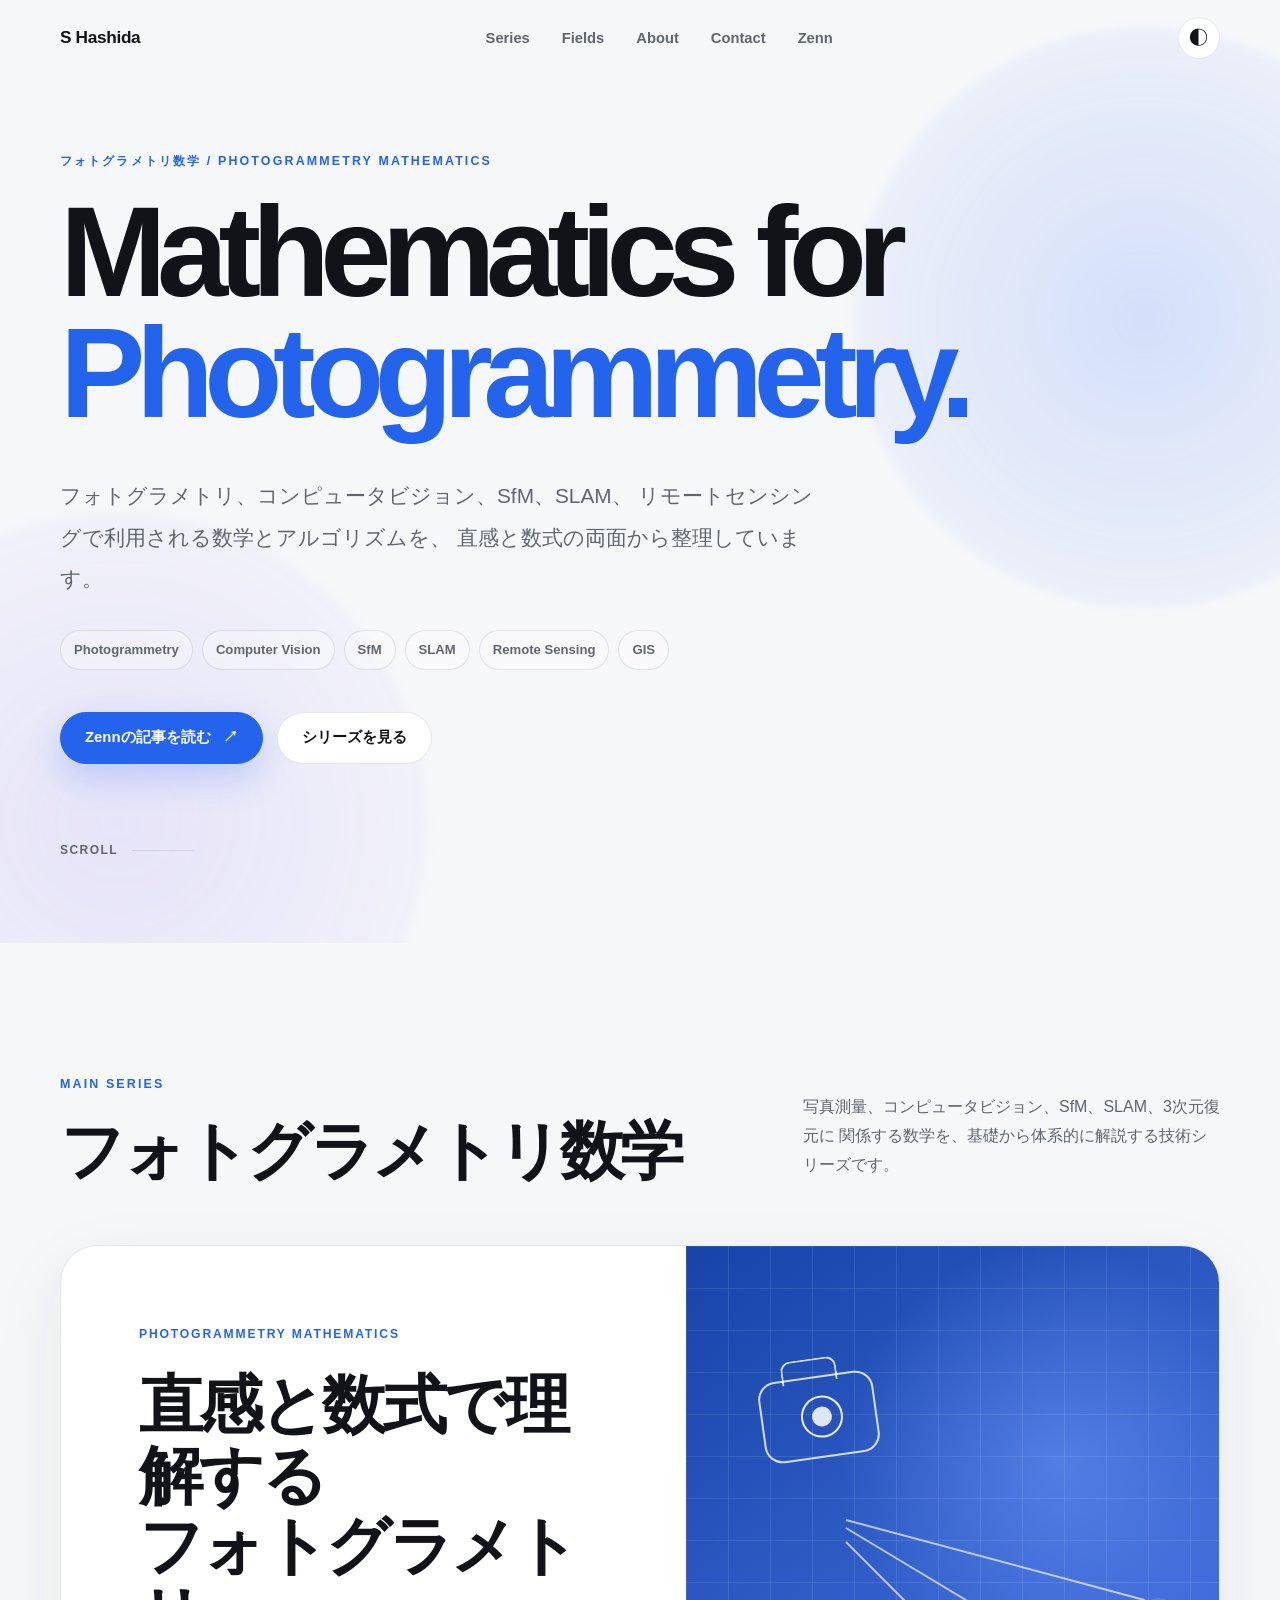
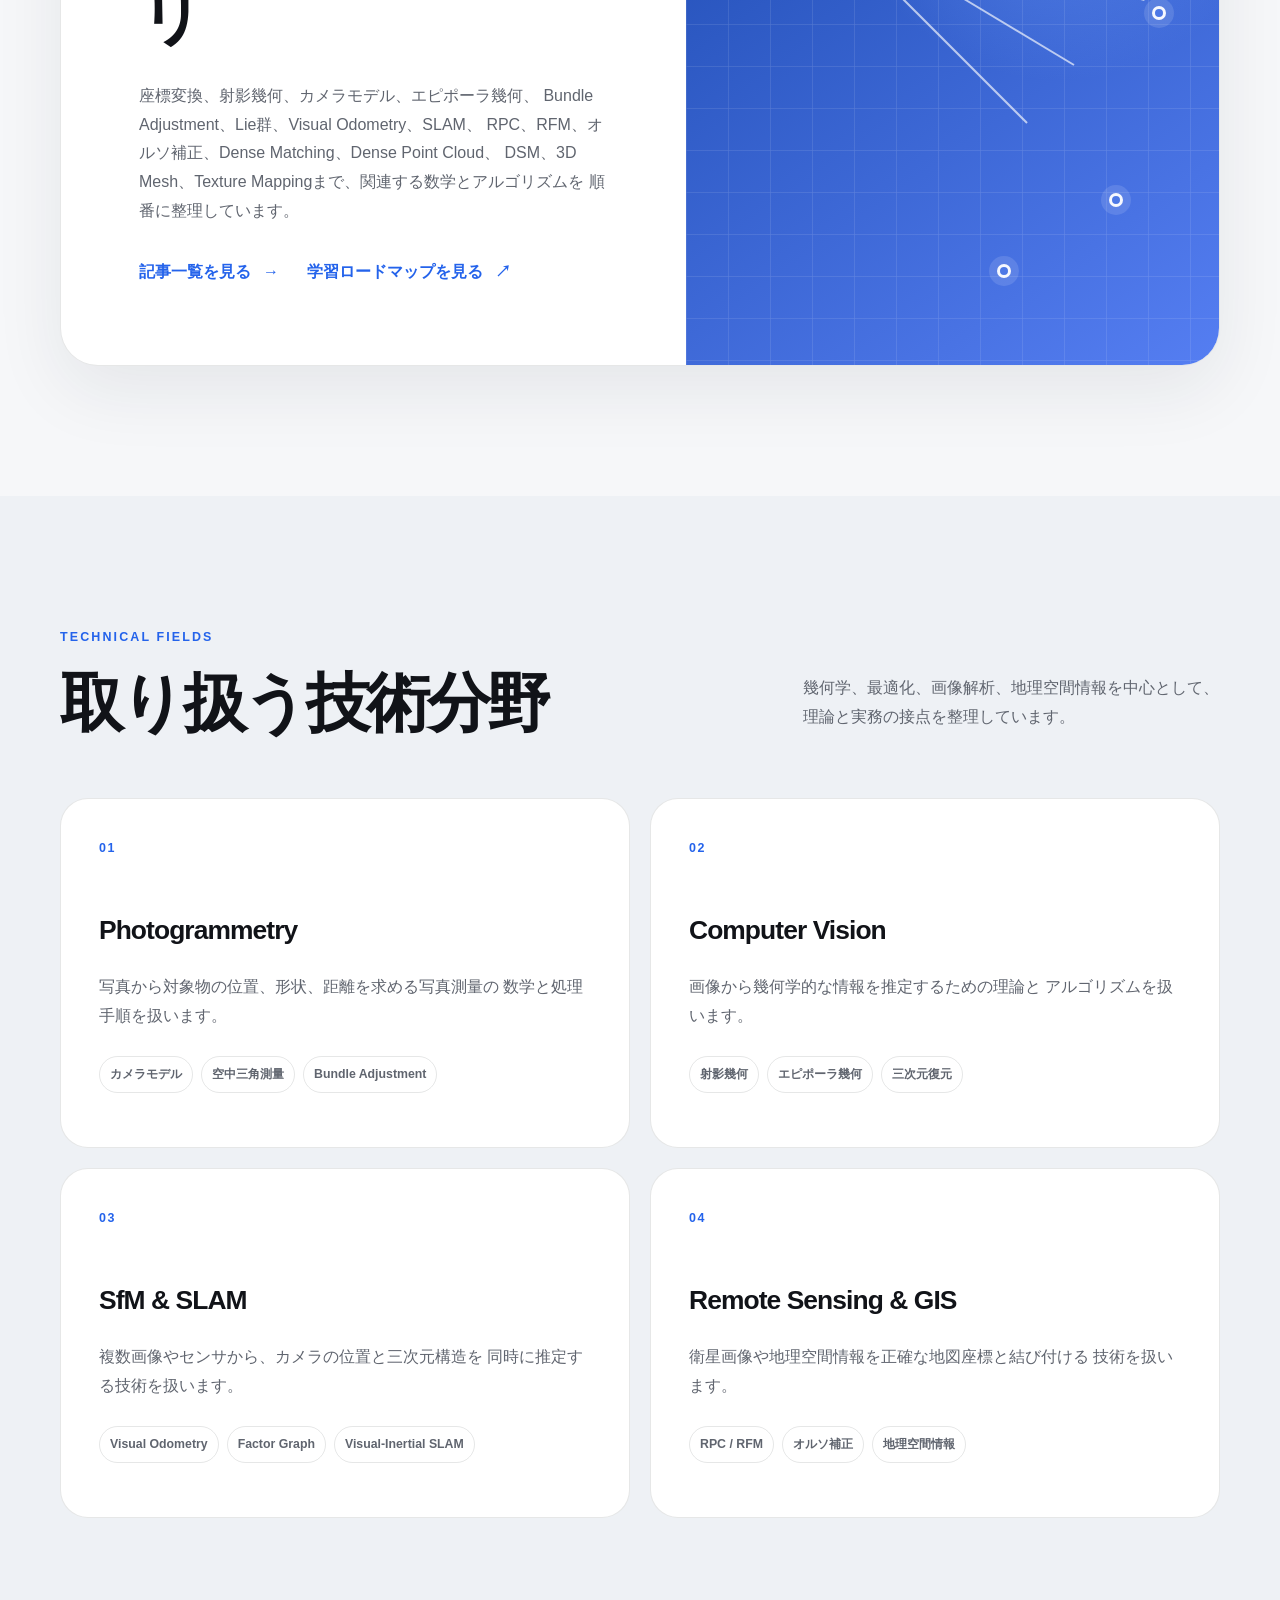
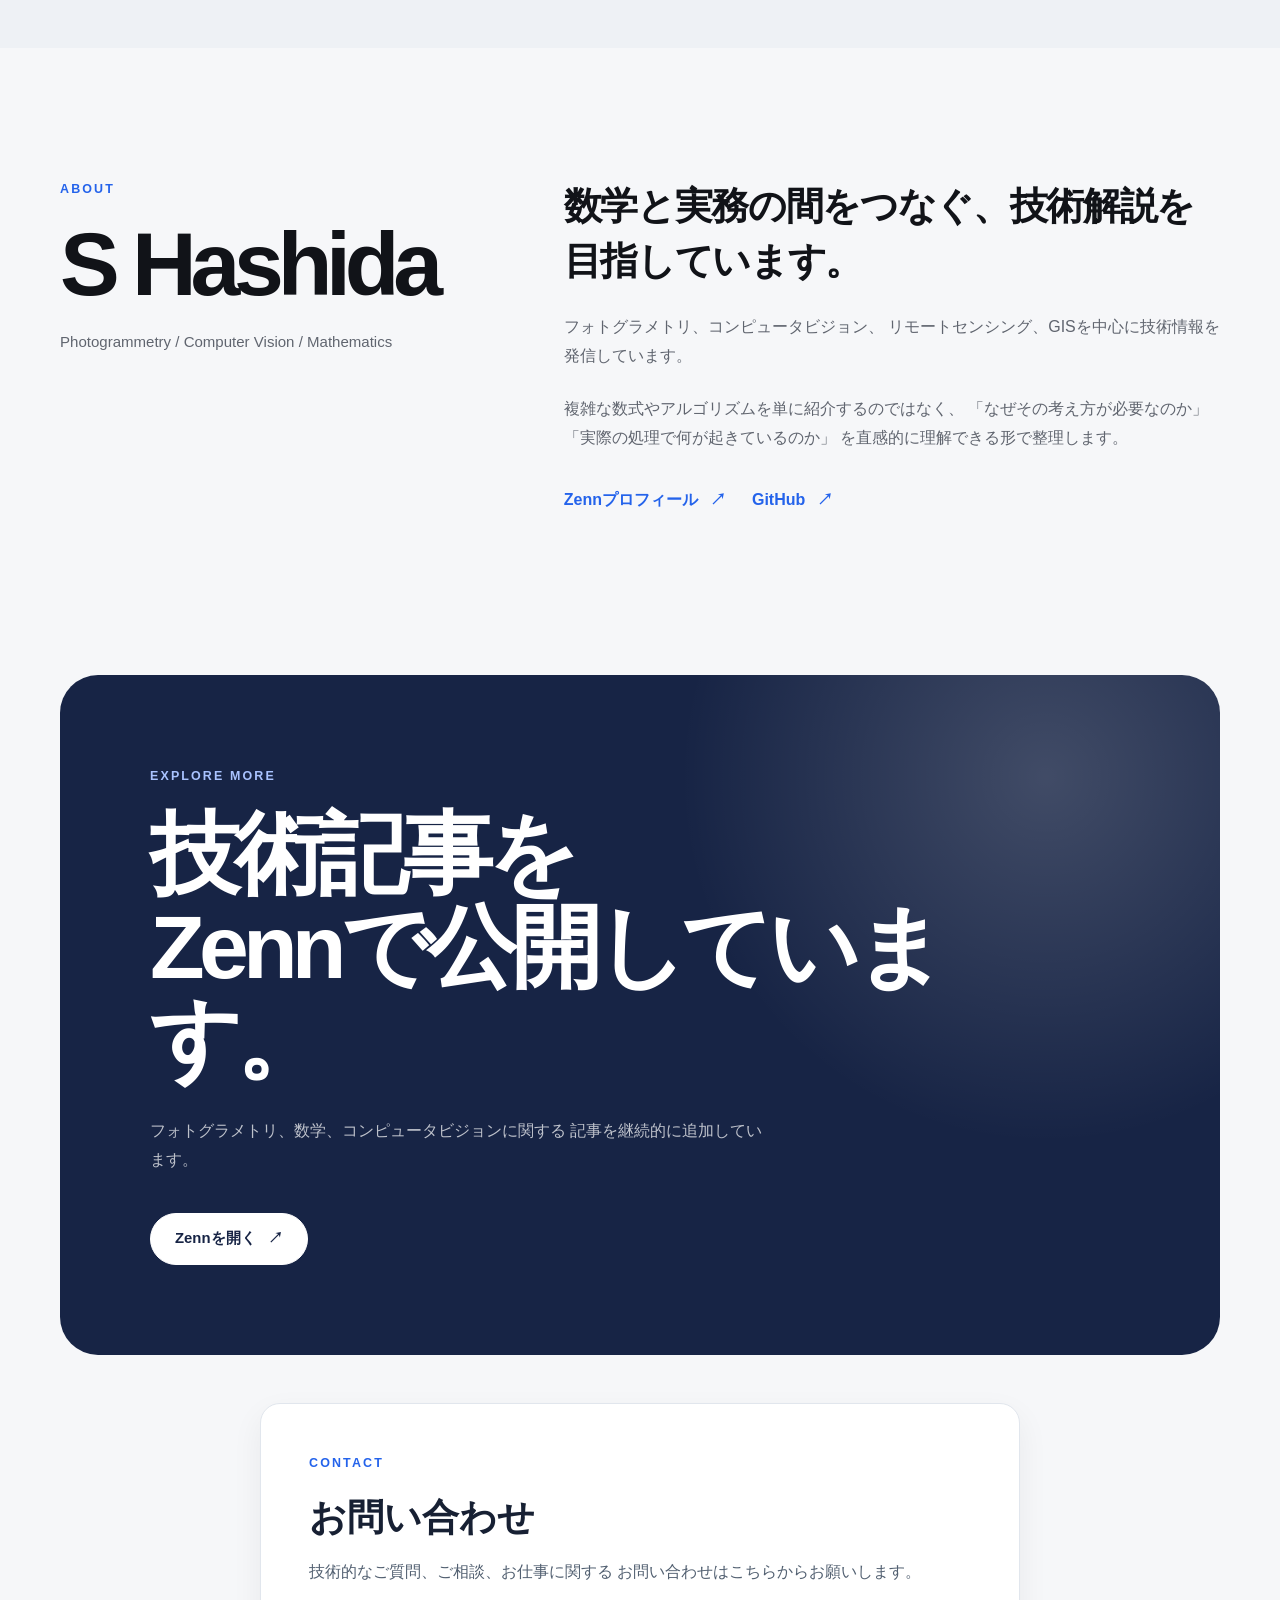
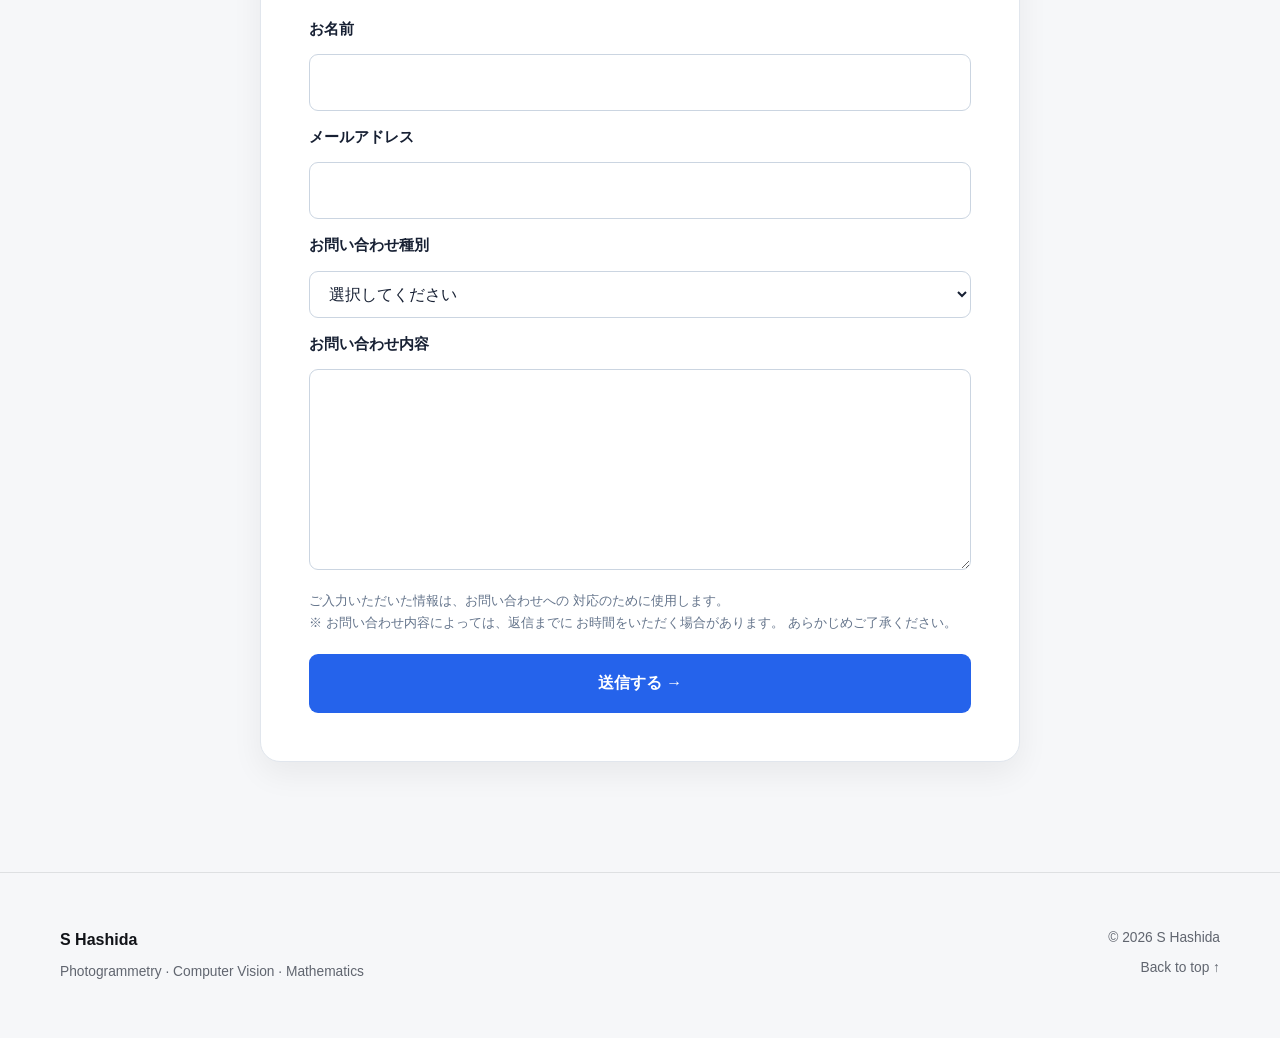
<file: index.html>
<!DOCTYPE html>
<html lang="ja">
<head>
    <meta charset="UTF-8">

    <meta name="viewport" content="width=device-width, initial-scale=1.0">

    <title>S Hashida | フォトグラメトリ数学</title>

    <meta
        name="description"
        content="S Hashidaによるフォトグラメトリ数学の技術情報サイトです。カメラモデル、SfM、SLAM、写真測量、オルソ補正、Dense Matching、点群、DSM、3D Meshなどを、直感と数式の両面から体系的に解説しています。"
    >

    <meta name="author" content="S Hashida">

    <meta property="og:type" content="website">

    <meta
        property="og:title"
        content="S Hashida | フォトグラメトリ数学"
    >

    <meta
        property="og:description"
        content="カメラモデル、SfM、SLAM、写真測量、オルソ補正、Dense Matching、点群、DSM、3D Meshなど、フォトグラメトリで利用される数学とアルゴリズムを直感と数式の両面から体系的に整理しています。"
    >
    <meta
        property="og:url"
        content="https://shashida31-coder.github.io/portfolio/"
    >

    <link rel="stylesheet" href="css/style.css">

    <script src="js/script.js" defer></script>
</head>

<body>

<header class="site-header">
    <div class="container header-inner">
        <a class="site-logo" href="#top" aria-label="トップページへ戻る">
            S Hashida
        </a>

        <nav class="desktop-nav" aria-label="メインナビゲーション">
            <a href="articles.html">Series</a>
            <a href="#fields">Fields</a>
            <a href="#about">About</a>
            <a href="#contact">Contact</a>
            <a
                href="https://zenn.dev/s_hashida"
                target="_blank"
                rel="noopener noreferrer"
            >
                Zenn
            </a>
        </nav>

        <div class="header-actions">
            <button
                class="theme-button"
                id="themeButton"
                type="button"
                aria-label="表示テーマを切り替える"
            >
                <span class="theme-icon" aria-hidden="true">◐</span>
            </button>

            <button
                class="menu-button"
                id="menuButton"
                type="button"
                aria-label="メニューを開く"
                aria-expanded="false"
                aria-controls="mobileNav"
            >
                <span></span>
                <span></span>
            </button>
        </div>
    </div>

    <nav
        class="mobile-nav"
        id="mobileNav"
        aria-label="スマートフォン用ナビゲーション"
    >
        <a href="articles.html">Series</a>
        <a href="#fields">Fields</a>
        <a href="#about">About</a>
        <a href="#contact">Contact</a>
        <a
            href="https://zenn.dev/s_hashida"
            target="_blank"
            rel="noopener noreferrer"
        >
            Zenn
        </a>
    </nav>
</header>

<main id="top">

    <section class="hero">
        <div class="hero-decoration hero-decoration-one"></div>
        <div class="hero-decoration hero-decoration-two"></div>

        <div class="container hero-inner">
            <p class="section-label">
                フォトグラメトリ数学 / Photogrammetry Mathematics
            </p>

            <h1>
                Mathematics for
                <span>Photogrammetry.</span>
            </h1>

            <p class="hero-description">
                フォトグラメトリ、コンピュータビジョン、SfM、SLAM、
                リモートセンシングで利用される数学とアルゴリズムを、
                直感と数式の両面から整理しています。
            </p>

            <div class="hero-keywords" aria-label="専門分野">
                <span>Photogrammetry</span>
                <span>Computer Vision</span>
                <span>SfM</span>
                <span>SLAM</span>
                <span>Remote Sensing</span>
                <span>GIS</span>
            </div>

            <div class="hero-actions">
                <a
                    class="button button-primary"
                    href="https://zenn.dev/s_hashida"
                    target="_blank"
                    rel="noopener noreferrer"
                >
                    Zennの記事を読む
                    <span aria-hidden="true">↗</span>
                </a>

                <a class="button button-secondary" href="articles.html">
                    シリーズを見る
                </a>
            </div>

            <a class="scroll-guide" href="#series">
                <span>Scroll</span>
                <span class="scroll-line"></span>
            </a>
        </div>
    </section>

    <section class="section" id="series">
        <div class="container">
            <div class="section-heading">
                <div>
                    <p class="section-label">Main Series</p>

                    <h2>フォトグラメトリ数学</h2>
                </div>

                <p class="section-introduction">
                    写真測量、コンピュータビジョン、SfM、SLAM、3次元復元に
                    関係する数学を、基礎から体系的に解説する技術シリーズです。
                </p>
            </div>

            <article class="series-card">
                <div class="series-content">
                    <p class="card-label">
                        Photogrammetry Mathematics
                    </p>

                    <h3>
                        直感と数式で理解する<br>
                        フォトグラメトリ
                    </h3>

                    <p>
                        座標変換、射影幾何、カメラモデル、エピポーラ幾何、
                        Bundle Adjustment、Lie群、Visual Odometry、SLAM、
                        RPC、RFM、オルソ補正、Dense Matching、Dense Point Cloud、
                        DSM、3D Mesh、Texture Mappingまで、関連する数学とアルゴリズムを
                        順番に整理しています。
                    </p>

                    <div class="series-actions">
                        <a
                            class="text-link"
                            href="articles.html"
                        >
                            記事一覧を見る
                            <span aria-hidden="true">→</span>
                        </a>

                        <a
                            class="text-link"
                            href="https://zenn.dev/s_hashida/articles/d0e5e635e1ba0e"
                            target="_blank"
                            rel="noopener noreferrer"
                        >
                            学習ロードマップを見る
                            <span aria-hidden="true">↗</span>
                        </a>
                    </div>
                </div>

                <div class="series-visual" aria-hidden="true">
                    <div class="visual-grid"></div>

                    <div class="visual-camera">
                        <span class="camera-lens"></span>
                    </div>

                    <div class="visual-point visual-point-one"></div>
                    <div class="visual-point visual-point-two"></div>
                    <div class="visual-point visual-point-three"></div>

                    <div class="visual-line visual-line-one"></div>
                    <div class="visual-line visual-line-two"></div>
                    <div class="visual-line visual-line-three"></div>
                </div>
            </article>
        </div>
    </section>

    <section class="section section-muted" id="fields">
        <div class="container">
            <div class="section-heading">
                <div>
                    <p class="section-label">Technical Fields</p>

                    <h2>取り扱う技術分野</h2>
                </div>

                <p class="section-introduction">
                    幾何学、最適化、画像解析、地理空間情報を中心として、
                    理論と実務の接点を整理しています。
                </p>
            </div>

            <div class="field-grid">
                <article class="field-card">
                    <div class="field-number">01</div>

                    <h3>Photogrammetry</h3>

                    <p>
                        写真から対象物の位置、形状、距離を求める写真測量の
                        数学と処理手順を扱います。
                    </p>

                    <ul>
                        <li>カメラモデル</li>
                        <li>空中三角測量</li>
                        <li>Bundle Adjustment</li>
                    </ul>
                </article>

                <article class="field-card">
                    <div class="field-number">02</div>

                    <h3>Computer Vision</h3>

                    <p>
                        画像から幾何学的な情報を推定するための理論と
                        アルゴリズムを扱います。
                    </p>

                    <ul>
                        <li>射影幾何</li>
                        <li>エピポーラ幾何</li>
                        <li>三次元復元</li>
                    </ul>
                </article>

                <article class="field-card">
                    <div class="field-number">03</div>

                    <h3>SfM & SLAM</h3>

                    <p>
                        複数画像やセンサから、カメラの位置と三次元構造を
                        同時に推定する技術を扱います。
                    </p>

                    <ul>
                        <li>Visual Odometry</li>
                        <li>Factor Graph</li>
                        <li>Visual-Inertial SLAM</li>
                    </ul>
                </article>

                <article class="field-card">
                    <div class="field-number">04</div>

                    <h3>Remote Sensing & GIS</h3>

                    <p>
                        衛星画像や地理空間情報を正確な地図座標と結び付ける
                        技術を扱います。
                    </p>

                    <ul>
                        <li>RPC / RFM</li>
                        <li>オルソ補正</li>
                        <li>地理空間情報</li>
                    </ul>
                </article>
            </div>
        </div>
    </section>

    <section class="section" id="about">
        <div class="container about-layout">
            <div class="about-heading">
                <p class="section-label">About</p>

                <h2>
                    S Hashida
                </h2>

                <p class="about-name">
                    Photogrammetry / Computer Vision / Mathematics
                </p>
            </div>

            <div class="about-content">
                <p class="about-lead">
                    数学と実務の間をつなぐ、技術解説を目指しています。
                </p>

                <p>
                    フォトグラメトリ、コンピュータビジョン、
                    リモートセンシング、GISを中心に技術情報を発信しています。
                </p>

                <p>
                    複雑な数式やアルゴリズムを単に紹介するのではなく、
                    「なぜその考え方が必要なのか」「実際の処理で何が起きているのか」
                    を直感的に理解できる形で整理します。
                </p>

                <div class="about-links">
                    <a
                        class="text-link"
                        href="https://zenn.dev/s_hashida"
                        target="_blank"
                        rel="noopener noreferrer"
                    >
                        Zennプロフィール
                        <span aria-hidden="true">↗</span>
                    </a>

                    <a
                        class="text-link"
                        href="https://github.com/shashida31-coder"
                        target="_blank"
                        rel="noopener noreferrer"
                    >
                        GitHub
                        <span aria-hidden="true">↗</span>
                    </a>
                </div>
            </div>
        </div>
    </section>

    <section class="contact-section">
        <div class="container">
            <div class="contact-card">
                <p class="section-label">Explore More</p>

                <h2>
                    技術記事を<br>
                    Zennで公開しています。
                </h2>

                <p>
                    フォトグラメトリ、数学、コンピュータビジョンに関する
                    記事を継続的に追加しています。
                </p>

                <a
                    class="button button-light"
                    href="https://zenn.dev/s_hashida"
                    target="_blank"
                    rel="noopener noreferrer"
                >
                    Zennを開く
                    <span aria-hidden="true">↗</span>
                </a>
            </div>
        <div class="contact-form-card" id="contact">
            <p class="section-label">Contact</p>

            <h2>お問い合わせ</h2>

            <p class="contact-form-description">
                技術的なご質問、ご相談、お仕事に関する
                お問い合わせはこちらからお願いします。
            </p>

            <form
                action="https://formspree.io/f/mljjoznk"
                method="POST"
                accept-charset="UTF-8"
                class="contact-form"
            >
                <label for="contact-name">お名前</label>
                <input
                    type="text"
                    id="contact-name"
                    name="name"
                    autocomplete="name"
                    required
                >

                <label for="contact-email">メールアドレス</label>
                <input
                    type="email"
                    id="contact-email"
                    name="email"
                    autocomplete="email"
                    required
                >

                <label for="contact-type">お問い合わせ種別</label>
                <select id="contact-type" name="inquiry_type" required>
                    <option value="">選択してください</option>
                    <option value="記事に関する質問">記事に関する質問</option>
                    <option value="技術的な相談">技術的な相談</option>
                    <option value="お仕事のご相談">お仕事のご相談</option>
                    <option value="その他">その他</option>
                </select>

                <label for="contact-message">お問い合わせ内容</label>
                <textarea
                    id="contact-message"
                    name="message"
                    rows="6"
                    required
                ></textarea>

                <p class="contact-form-note">
                    ご入力いただいた情報は、お問い合わせへの
                    対応のために使用します。<br>
                    ※ お問い合わせ内容によっては、返信までに
                    お時間をいただく場合があります。
                    あらかじめご了承ください。
                </p>

                <button type="submit" class="contact-submit">
                    送信する →
                </button>
            </form>
        </div>            
        </div>
    </section>

</main>

<footer class="site-footer">
    <div class="container footer-inner">
        <div>
            <p class="footer-logo">S Hashida</p>

            <p>
                Photogrammetry · Computer Vision · Mathematics
            </p>
        </div>

        <div class="footer-meta">
            <p>
                © <span id="currentYear">2026</span> S Hashida
            </p>

            <a href="#top">
                Back to top ↑
            </a>
        </div>
    </div>
</footer>

</body>
</html>
</file>
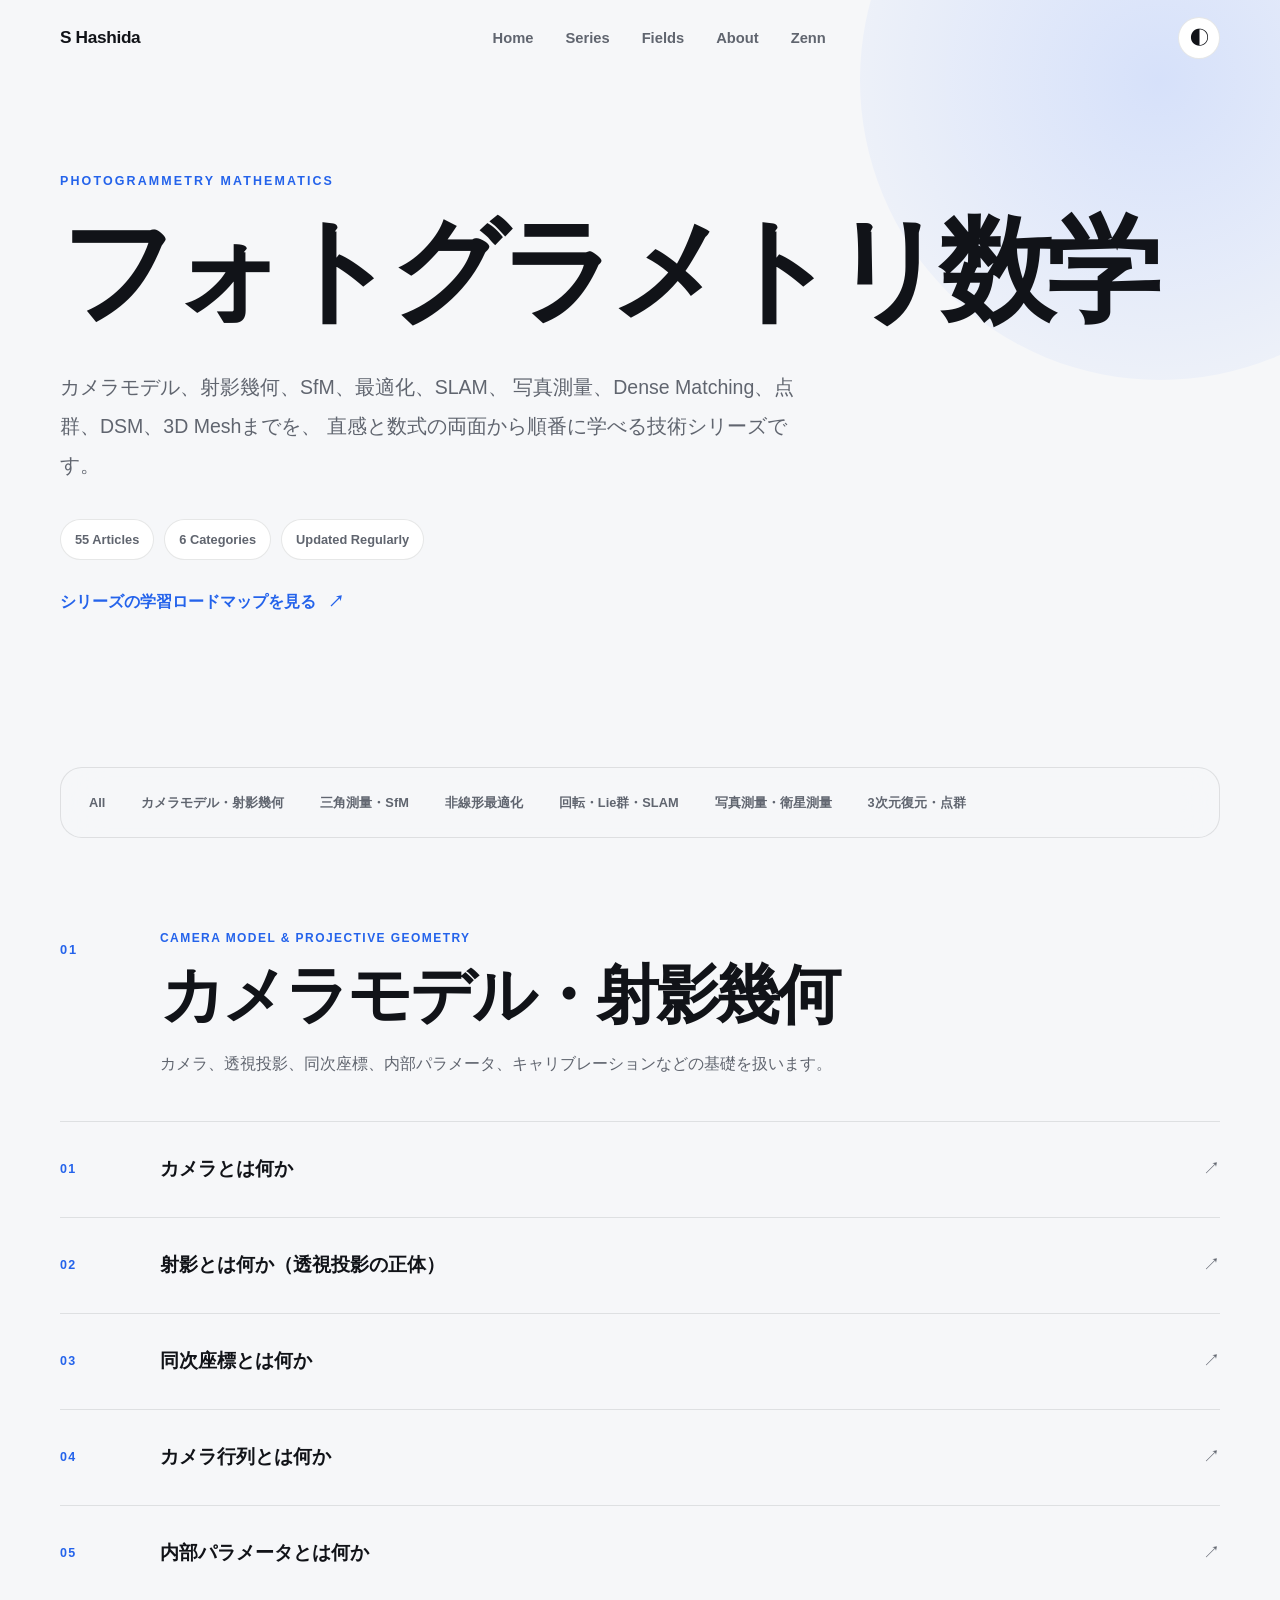
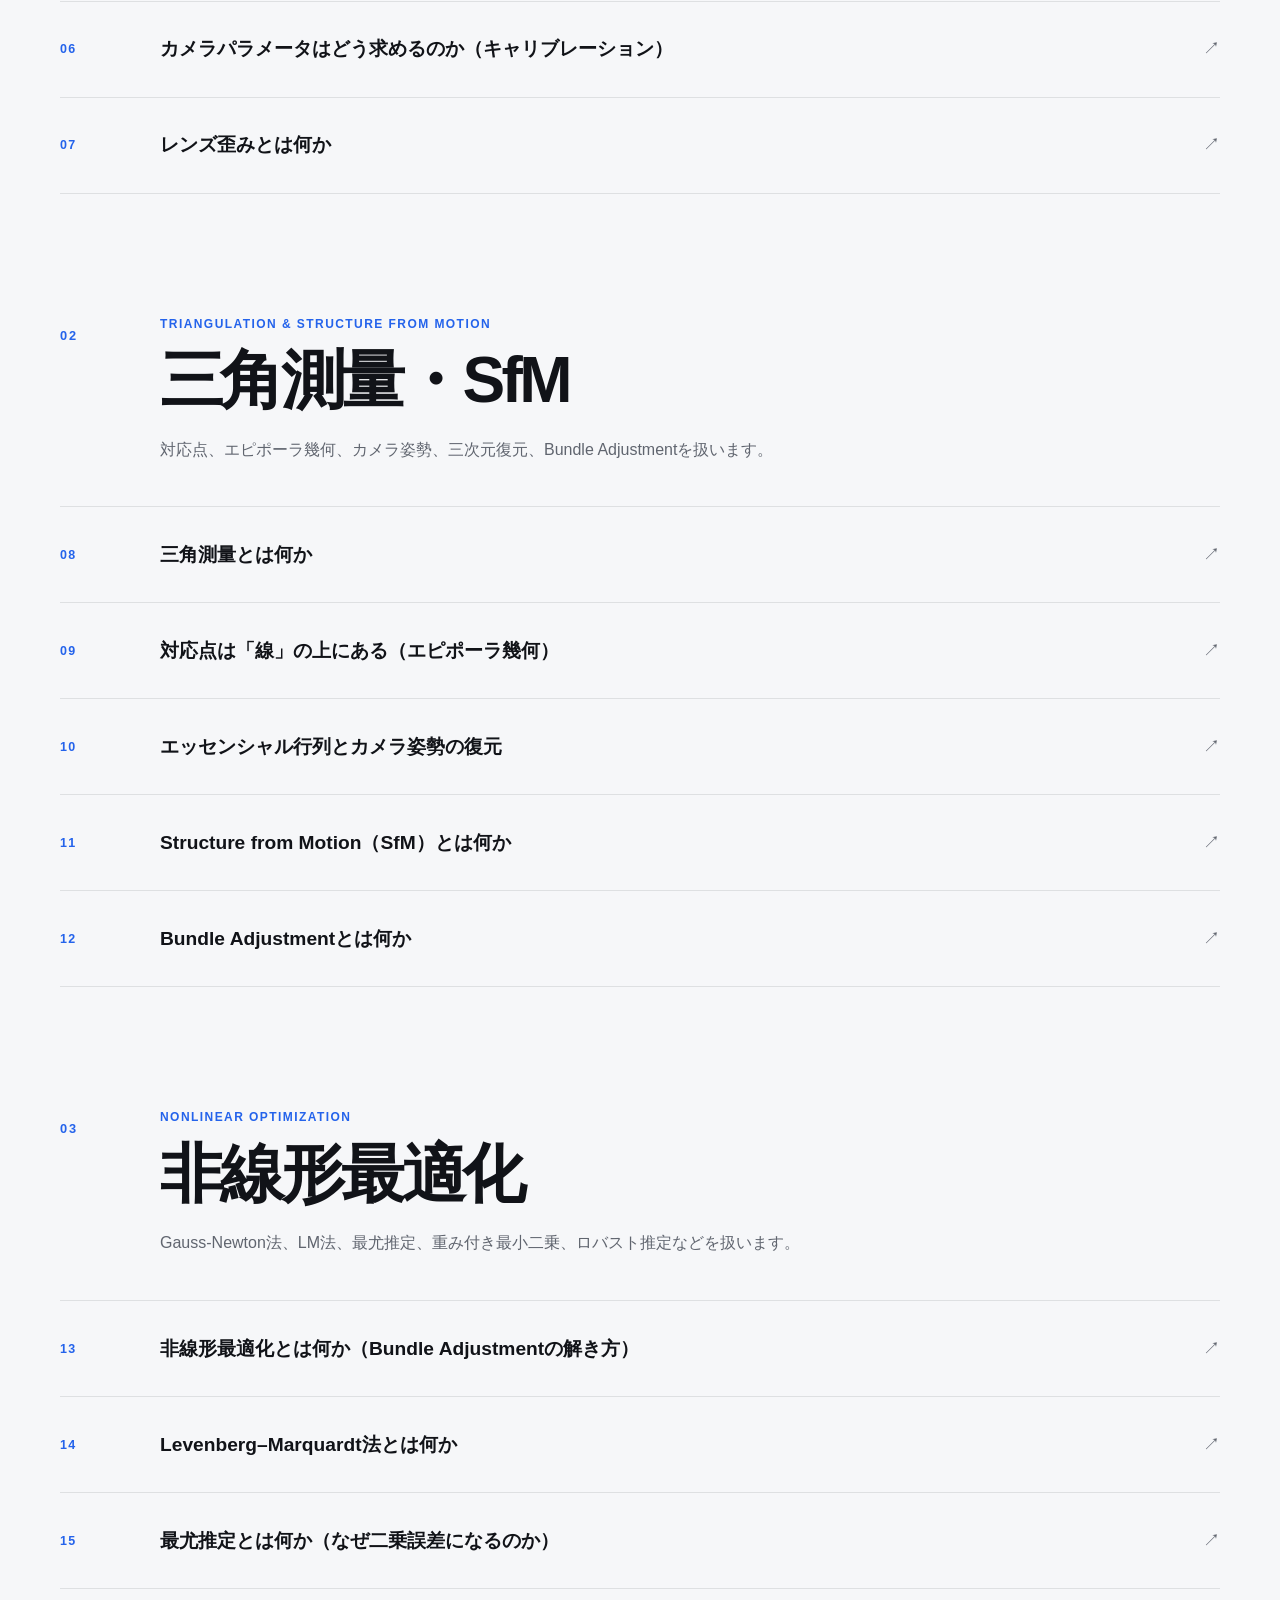
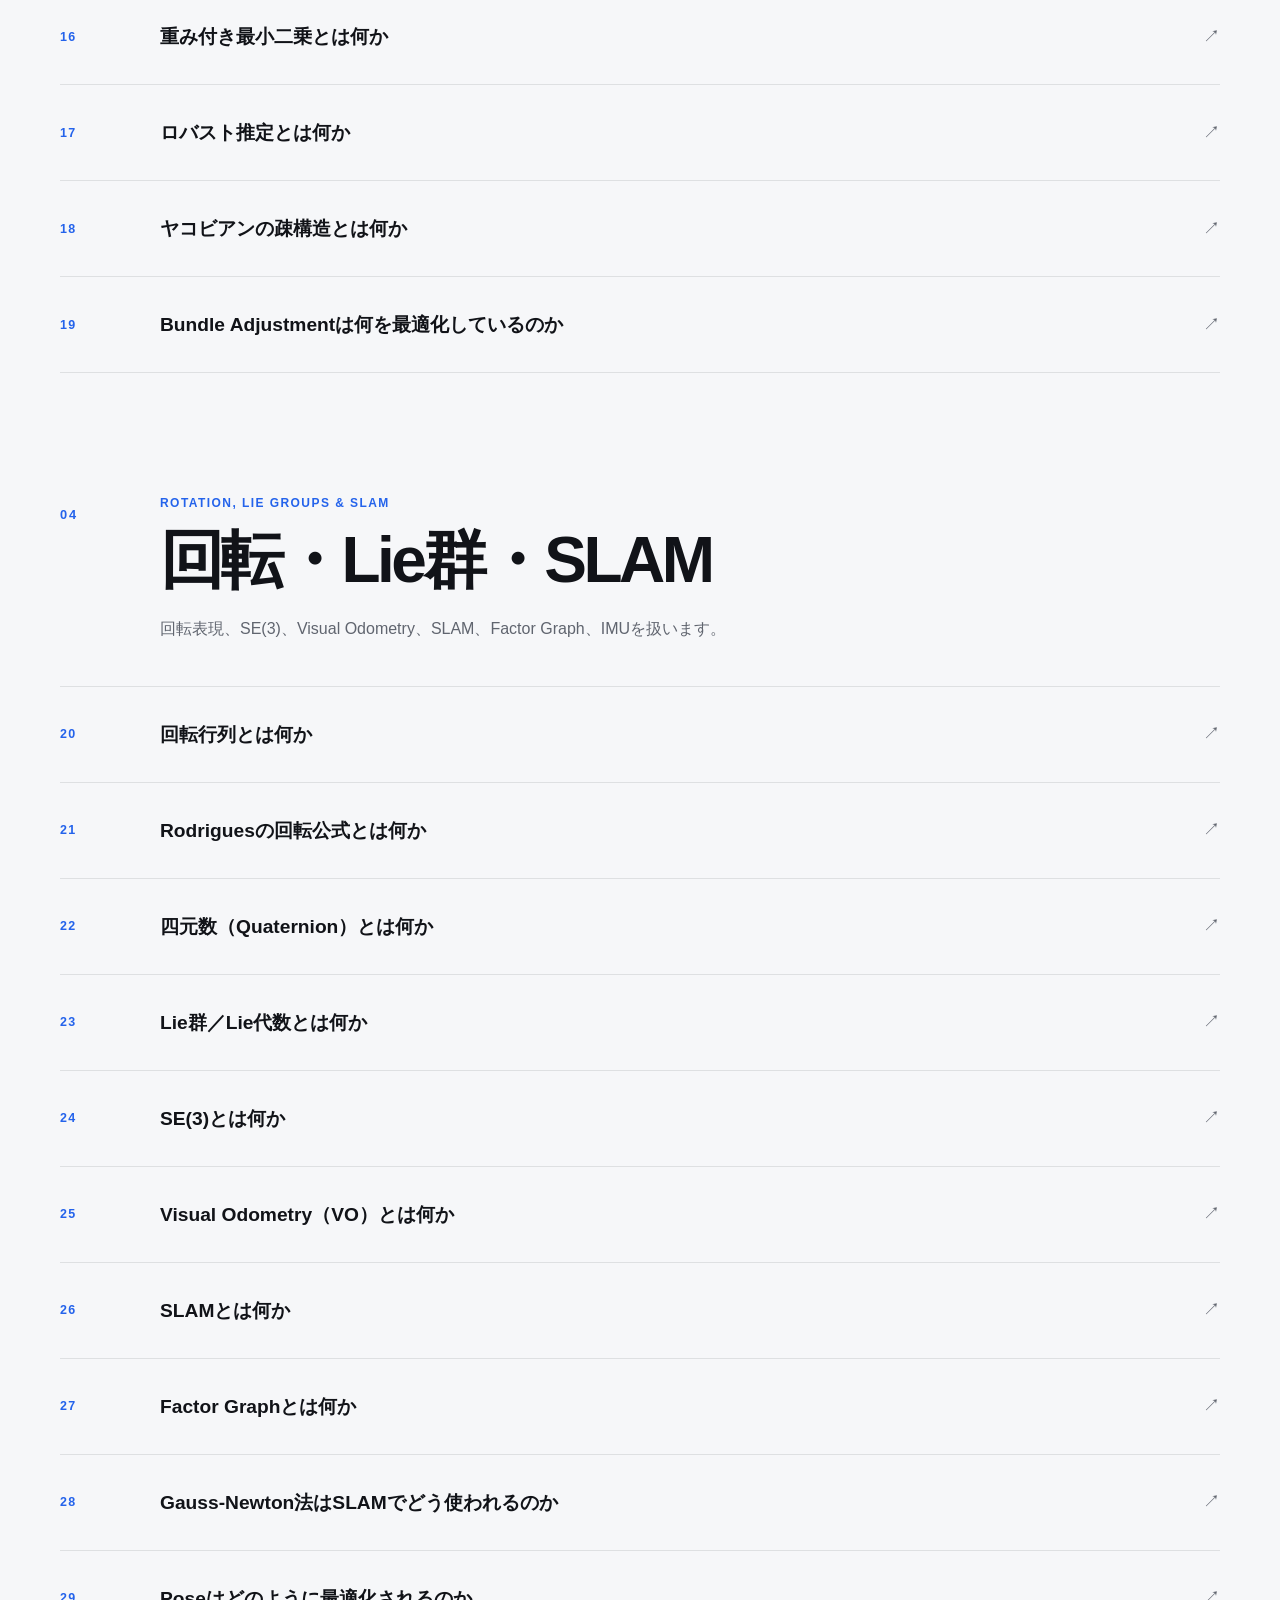
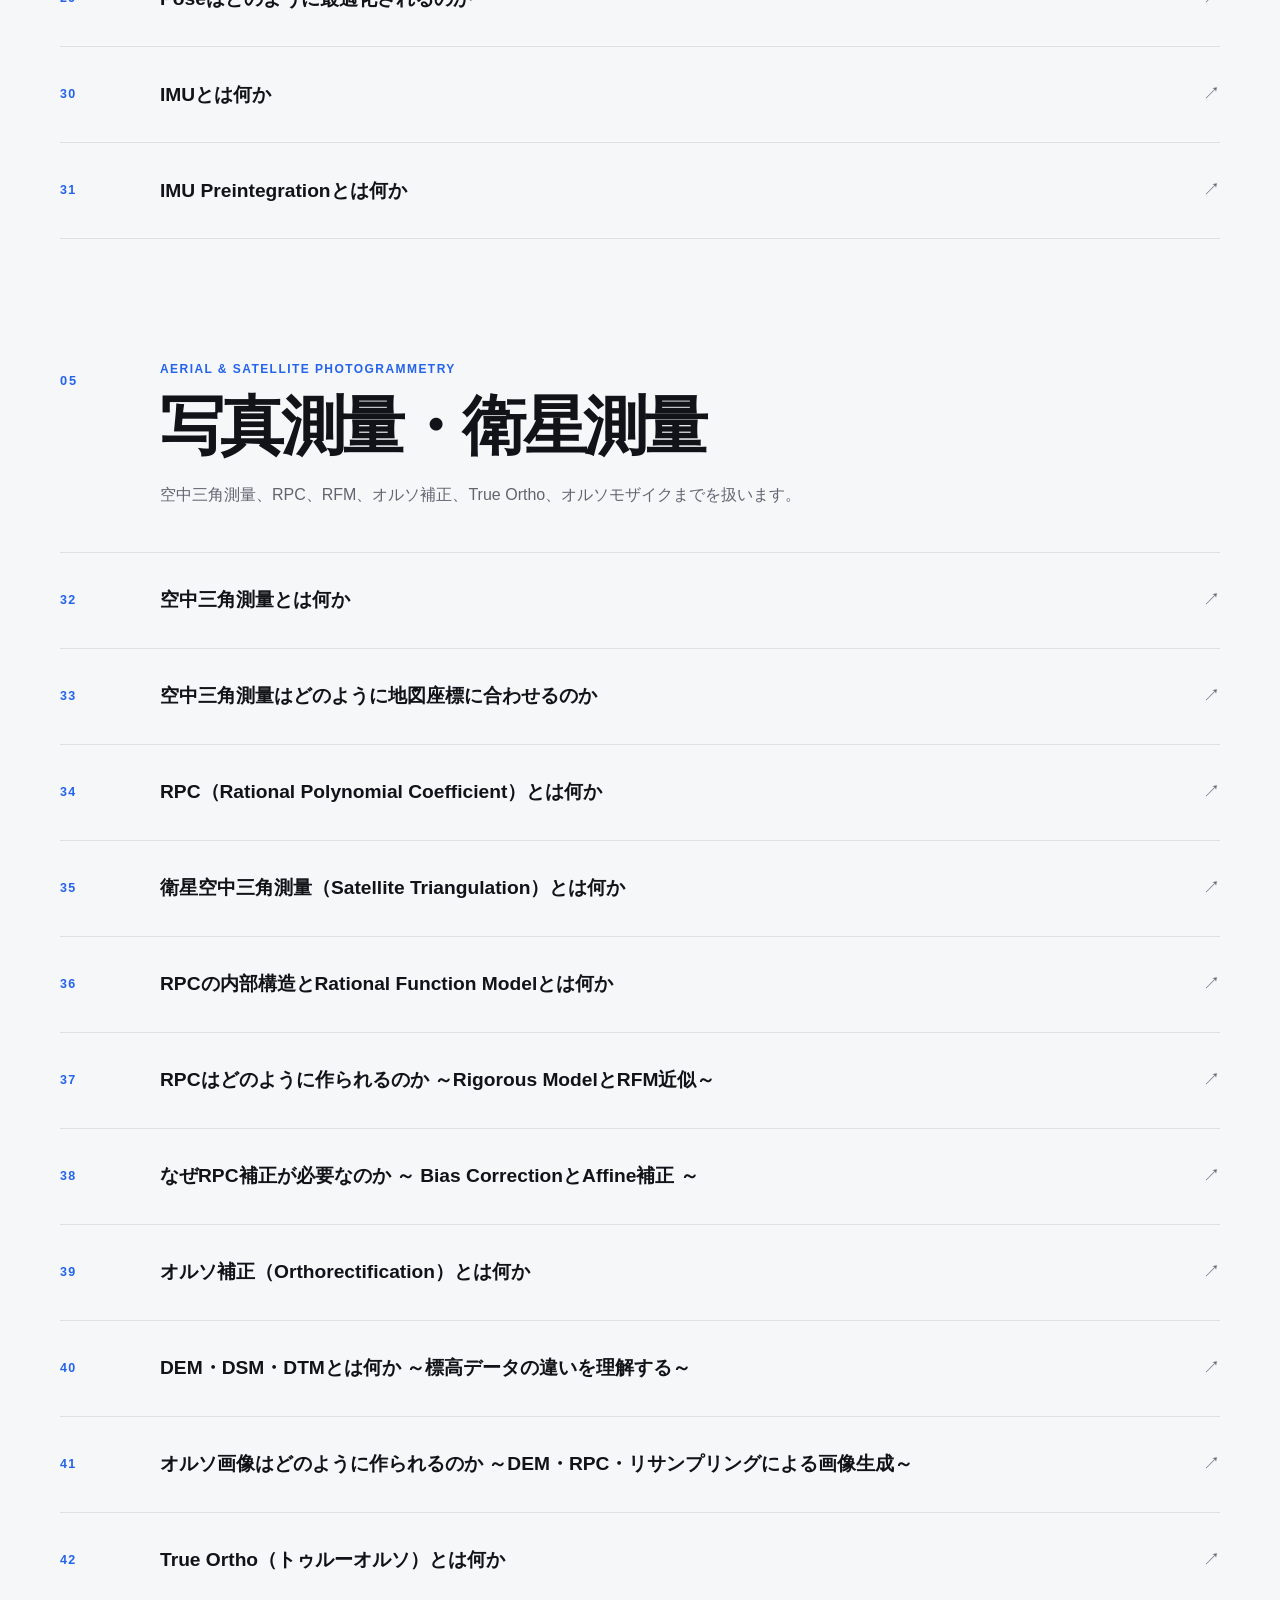
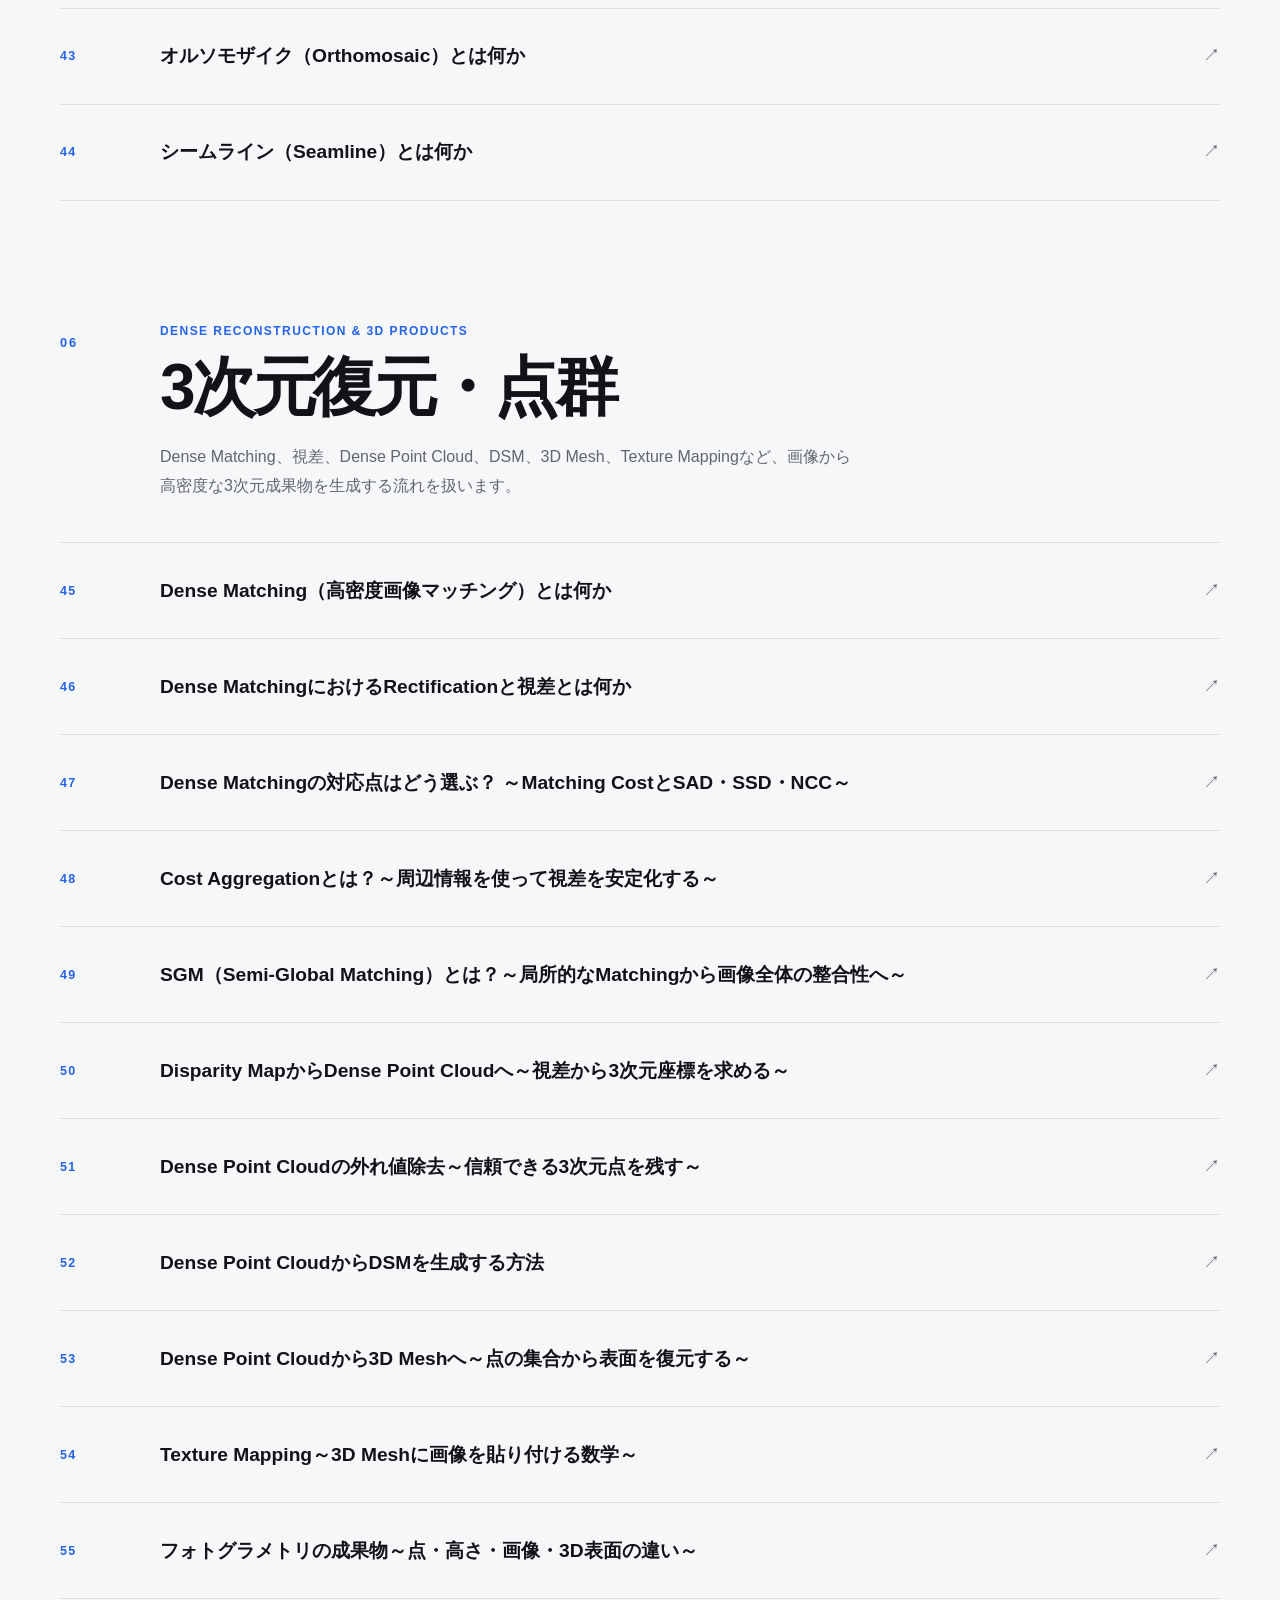
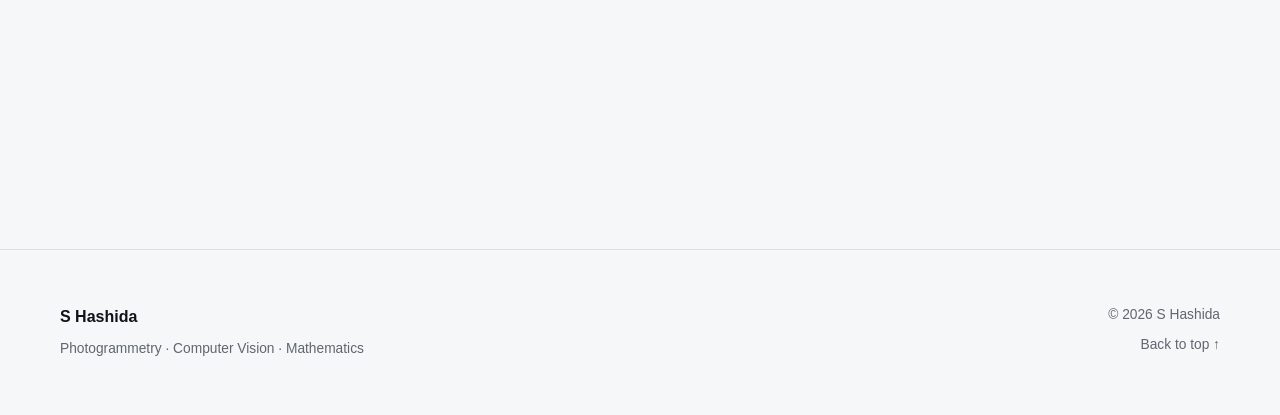
<file: articles.html>
<!DOCTYPE html>
<html lang="ja">
<head>
    <meta charset="UTF-8">

    <meta name="viewport" content="width=device-width, initial-scale=1.0">

    <title>フォトグラメトリ数学 記事一覧 | S Hashida</title>

    <meta
        name="description"
        content="フォトグラメトリ数学シリーズの記事一覧です。カメラモデル、射影幾何、SfM、最適化、SLAM、写真測量、オルソ補正、Dense Matching、点群、DSM、3D Meshまで、関連する数学とアルゴリズムを体系的に整理しています。"
    >

    <meta name="author" content="S Hashida">

    <meta property="og:type" content="website">

    <meta
        property="og:title"
        content="フォトグラメトリ数学 記事一覧 | S Hashida"
    >

    <meta
        property="og:description"
        content="フォトグラメトリ数学シリーズの記事一覧です。カメラモデル、射影幾何、SfM、最適化、SLAM、写真測量、オルソ補正、Dense Matching、点群、DSM、3D Meshまで、関連する数学とアルゴリズムを体系的に整理しています。"
    >

    <meta
        property="og:url"
        content="https://shashida31-coder.github.io/portfolio/articles.html"
    >

    <link rel="stylesheet" href="css/style.css">

    <script src="js/script.js" defer></script>
    <script src="js/articles.js" defer></script>
</head>

<body>

<header class="site-header">
    <div class="container header-inner">
        <a
            class="site-logo"
            href="index.html"
            aria-label="トップページへ戻る"
        >
            S Hashida
        </a>

        <nav class="desktop-nav" aria-label="メインナビゲーション">
            <a href="index.html">Home</a>
            <a href="articles.html">Series</a>
            <a href="index.html#fields">Fields</a>
            <a href="index.html#about">About</a>
            <a
                href="https://zenn.dev/s_hashida"
                target="_blank"
                rel="noopener noreferrer"
            >
                Zenn
            </a>
        </nav>

        <div class="header-actions">
            <button
                class="theme-button"
                id="themeButton"
                type="button"
                aria-label="表示テーマを切り替える"
            >
                <span class="theme-icon" aria-hidden="true">◐</span>
            </button>

            <button
                class="menu-button"
                id="menuButton"
                type="button"
                aria-label="メニューを開く"
                aria-expanded="false"
                aria-controls="mobileNav"
            >
                <span></span>
                <span></span>
            </button>
        </div>
    </div>

    <nav
        class="mobile-nav"
        id="mobileNav"
        aria-label="スマートフォン用ナビゲーション"
    >
        <a href="index.html">Home</a>
        <a href="articles.html">Series</a>
        <a href="index.html#fields">Fields</a>
        <a href="index.html#about">About</a>
        <a
            href="https://zenn.dev/s_hashida"
            target="_blank"
            rel="noopener noreferrer"
        >
            Zenn
        </a>
    </nav>
</header>

<main id="top">

    <section class="articles-hero">
        <div class="container articles-hero-inner">
            <p class="section-label">
                Photogrammetry Mathematics
            </p>

            <h1>フォトグラメトリ数学</h1>

            <p class="articles-hero-description">
                カメラモデル、射影幾何、SfM、最適化、SLAM、
                写真測量、Dense Matching、点群、DSM、3D Meshまでを、
                直感と数式の両面から順番に学べる技術シリーズです。
            </p>

            <div class="article-summary">
                <span>55 Articles</span>
                <span>6 Categories</span>
                <span>Updated Regularly</span>
            </div>
            <div class="articles-hero-actions">
                <a
                    class="text-link"
                    href="https://zenn.dev/s_hashida/articles/d0e5e635e1ba0e"
                    target="_blank"
                    rel="noopener noreferrer"
                >
                    シリーズの学習ロードマップを見る
                    <span aria-hidden="true">↗</span>
                </a>
            </div>
        </div>
    </section>

    <section class="section articles-section">
        <div class="container">
            <div class="article-category-nav" id="categoryNav">
                <!-- JavaScriptでカテゴリボタンを表示します -->
            </div>

            <div class="article-list" id="articleList">
                <p class="article-loading">
                    記事一覧を読み込んでいます。
                </p>
            </div>
        </div>
    </section>

</main>

<footer class="site-footer">
    <div class="container footer-inner">
        <div>
            <p class="footer-logo">S Hashida</p>

            <p>
                Photogrammetry · Computer Vision · Mathematics
            </p>
        </div>

        <div class="footer-meta">
            <p>
                © <span id="currentYear">2026</span> S Hashida
            </p>

            <a href="#top">
                Back to top ↑
            </a>
        </div>
    </div>
</footer>

</body>
</html>
</file>
<file: css/style.css>
:root {
    --background: #f6f7f9;
    --surface: #ffffff;
    --surface-muted: #eef1f5;
    --text: #111318;
    --subtext: #60656f;
    --border: rgba(17, 19, 24, 0.1);
    --accent: #2463eb;
    --accent-dark: #1747b5;
    --header-background: rgba(246, 247, 249, 0.82);
    --shadow: 0 24px 70px rgba(23, 32, 51, 0.08);
    --max-width: 1160px;
}

html[data-theme="dark"] {
    --background: #0d1016;
    --surface: #151922;
    --surface-muted: #11151d;
    --text: #f4f6fa;
    --subtext: #a5acb8;
    --border: rgba(255, 255, 255, 0.1);
    --accent: #7ca6ff;
    --accent-dark: #a8c2ff;
    --header-background: rgba(13, 16, 22, 0.82);
    --shadow: 0 24px 70px rgba(0, 0, 0, 0.3);
}

* {
    box-sizing: border-box;
}

html {
    scroll-behavior: smooth;
}

body {
    margin: 0;
    overflow-x: hidden;
    background: var(--background);
    color: var(--text);
    font-family:
        Inter,
        -apple-system,
        BlinkMacSystemFont,
        "Segoe UI",
        "Hiragino Sans",
        "Hiragino Kaku Gothic ProN",
        "Yu Gothic",
        Meiryo,
        sans-serif;
    line-height: 1.8;
    transition:
        background-color 0.25s ease,
        color 0.25s ease;
}

body.menu-open {
    overflow: hidden;
}

a {
    color: inherit;
    text-decoration: none;
}

button,
a {
    -webkit-tap-highlight-color: transparent;
}

button {
    color: inherit;
    font: inherit;
}

.container {
    width: min(calc(100% - 48px), var(--max-width));
    margin: 0 auto;
}

.site-header {
    position: fixed;
    top: 0;
    left: 0;
    z-index: 100;
    width: 100%;
    border-bottom: 1px solid transparent;
    background: transparent;
    transition:
        background-color 0.25s ease,
        border-color 0.25s ease,
        box-shadow 0.25s ease;
}

.site-header.scrolled {
    border-color: var(--border);
    background: var(--header-background);
    box-shadow: 0 6px 30px rgba(15, 23, 42, 0.04);
    backdrop-filter: blur(20px);
}

.header-inner {
    min-height: 76px;
    display: flex;
    align-items: center;
    justify-content: space-between;
    gap: 28px;
}

.site-logo {
    position: relative;
    z-index: 102;
    font-size: 1.08rem;
    font-weight: 750;
    letter-spacing: -0.02em;
}

.desktop-nav {
    display: flex;
    align-items: center;
    gap: 32px;
    color: var(--subtext);
    font-size: 0.92rem;
    font-weight: 600;
}

.desktop-nav a {
    transition: color 0.2s ease;
}

.desktop-nav a:hover {
    color: var(--text);
}

.header-actions {
    position: relative;
    z-index: 102;
    display: flex;
    align-items: center;
    gap: 10px;
}

.theme-button,
.menu-button {
    width: 42px;
    height: 42px;
    border: 1px solid var(--border);
    border-radius: 50%;
    background: var(--surface);
    cursor: pointer;
}

.theme-button {
    display: grid;
    place-items: center;
}

.theme-icon {
    font-size: 1.2rem;
    line-height: 1;
}

.menu-button {
    display: none;
    position: relative;
}

.menu-button span {
    position: absolute;
    left: 12px;
    width: 16px;
    height: 1.5px;
    background: var(--text);
    transition:
        transform 0.25s ease,
        top 0.25s ease;
}

.menu-button span:first-child {
    top: 16px;
}

.menu-button span:last-child {
    top: 23px;
}

.menu-button.active span:first-child {
    top: 20px;
    transform: rotate(45deg);
}

.menu-button.active span:last-child {
    top: 20px;
    transform: rotate(-45deg);
}

.mobile-nav {
    display: none;
}

.hero {
    position: relative;
    min-height: 100vh;
    overflow: hidden;
    display: flex;
    align-items: center;
    padding: 150px 0 80px;
}

.hero-inner {
    position: relative;
    z-index: 2;
}

.hero-decoration {
    position: absolute;
    border-radius: 50%;
    filter: blur(4px);
    pointer-events: none;
}

.hero-decoration-one {
    top: 3%;
    right: -12%;
    width: 580px;
    height: 580px;
    background:
        radial-gradient(
            circle,
            rgba(57, 116, 255, 0.18),
            rgba(57, 116, 255, 0)
        );
}

.hero-decoration-two {
    bottom: -20%;
    left: -15%;
    width: 620px;
    height: 620px;
    background:
        radial-gradient(
            circle,
            rgba(116, 91, 255, 0.12),
            rgba(116, 91, 255, 0)
        );
}

.section-label {
    margin: 0 0 20px;
    color: var(--accent);
    font-size: 0.78rem;
    font-weight: 800;
    letter-spacing: 0.17em;
    text-transform: uppercase;
}

.hero h1 {
    max-width: 1000px;
    margin: 0;
    font-size: clamp(4rem, 10vw, 8.5rem);
    font-weight: 720;
    line-height: 0.94;
    letter-spacing: -0.075em;
}

.hero h1 span {
    display: block;
    color: var(--accent);
}

.hero-description {
    max-width: 770px;
    margin: 42px 0 0;
    color: var(--subtext);
    font-size: clamp(1.05rem, 2vw, 1.3rem);
    line-height: 2;
}

.hero-keywords {
    display: flex;
    flex-wrap: wrap;
    gap: 9px;
    margin-top: 30px;
}

.hero-keywords span {
    padding: 7px 13px;
    border: 1px solid var(--border);
    border-radius: 999px;
    background: rgba(255, 255, 255, 0.3);
    color: var(--subtext);
    font-size: 0.82rem;
    font-weight: 600;
}

html[data-theme="dark"] .hero-keywords span {
    background: rgba(255, 255, 255, 0.025);
}

.hero-actions {
    display: flex;
    flex-wrap: wrap;
    gap: 14px;
    margin-top: 42px;
}

.button {
    min-height: 52px;
    display: inline-flex;
    align-items: center;
    justify-content: center;
    gap: 12px;
    padding: 0 24px;
    border: 1px solid var(--border);
    border-radius: 999px;
    font-size: 0.93rem;
    font-weight: 750;
    transition:
        transform 0.2s ease,
        box-shadow 0.2s ease,
        background-color 0.2s ease;
}

.button:hover {
    transform: translateY(-2px);
}

.button-primary {
    border-color: var(--accent);
    background: var(--accent);
    color: #ffffff;
    box-shadow: 0 14px 35px rgba(36, 99, 235, 0.22);
}

.button-primary:hover {
    background: var(--accent-dark);
}

.button-secondary {
    background: var(--surface);
}

.button-secondary:hover {
    box-shadow: var(--shadow);
}

.scroll-guide {
    display: inline-flex;
    align-items: center;
    gap: 14px;
    margin-top: 76px;
    color: var(--subtext);
    font-size: 0.75rem;
    font-weight: 700;
    letter-spacing: 0.12em;
    text-transform: uppercase;
}

.scroll-line {
    display: inline-block;
    width: 62px;
    height: 1px;
    background: var(--border);
}

.section {
    padding: 130px 0;
}

.section-muted {
    background: var(--surface-muted);
}

.section-heading {
    display: grid;
    grid-template-columns: minmax(0, 1.25fr) minmax(280px, 0.75fr);
    gap: 48px;
    align-items: end;
    margin-bottom: 58px;
}

.section-heading h2 {
    margin: 0;
    font-size: clamp(2.6rem, 5vw, 4.6rem);
    line-height: 1.12;
    letter-spacing: -0.055em;

    /* 日本語の単語途中で不自然に改行されるのを防ぐ */
    word-break: keep-all;
    overflow-wrap: normal;
}

.section-introduction {
    margin: 0 0 8px;
    color: var(--subtext);
}

.series-card {
    min-height: 570px;
    overflow: hidden;
    display: grid;
    grid-template-columns: 1.08fr 0.92fr;
    border: 1px solid var(--border);
    border-radius: 38px;
    background: var(--surface);
    box-shadow: var(--shadow);
}

.series-content {
    display: flex;
    flex-direction: column;
    justify-content: center;
    padding: clamp(38px, 7vw, 78px);
}

.card-label {
    margin: 0 0 24px;
    color: var(--accent);
    font-size: 0.76rem;
    font-weight: 800;
    letter-spacing: 0.15em;
    text-transform: uppercase;
}

.series-content h3 {
    margin: 0;
    font-size: clamp(2.2rem, 5vw, 4.3rem);
    line-height: 1.1;
    letter-spacing: -0.055em;

    word-break: normal;
    overflow-wrap: anywhere;
}

.series-content > p:not(.card-label) {
    max-width: 620px;
    margin: 30px 0 0;
    color: var(--subtext);
}

.series-actions {
    display: flex;
    flex-wrap: wrap;
    gap: 16px 28px;
    margin-top: 32px;
}

.text-link {
    display: inline-flex;
    align-items: center;
    gap: 12px;
    color: var(--accent);
    font-weight: 750;
}

.text-link span {
    transition: transform 0.2s ease;
}

.text-link:hover span {
    transform: translateX(4px);
}

.series-visual {
    position: relative;
    min-height: 480px;
    overflow: hidden;
    background:
        radial-gradient(
            circle at 70% 30%,
            rgba(115, 159, 255, 0.5),
            transparent 35%
        ),
        linear-gradient(145deg, #1644a8, #557ef2);
}

.visual-grid {
    position: absolute;
    inset: 0;
    opacity: 0.16;
    background-image:
        linear-gradient(rgba(255, 255, 255, 0.6) 1px, transparent 1px),
        linear-gradient(90deg, rgba(255, 255, 255, 0.6) 1px, transparent 1px);
    background-size: 42px 42px;
}

.visual-camera {
    position: absolute;
    top: 18%;
    left: 14%;
    width: 116px;
    height: 82px;
    border: 2px solid rgba(255, 255, 255, 0.8);
    border-radius: 18px;
    transform: rotate(-8deg);
}

.visual-camera::before {
    content: "";
    position: absolute;
    top: -20px;
    left: 24px;
    width: 52px;
    height: 22px;
    border: 2px solid rgba(255, 255, 255, 0.8);
    border-bottom: 0;
    border-radius: 10px 10px 0 0;
}

.camera-lens {
    position: absolute;
    top: 18px;
    left: 38px;
    width: 42px;
    height: 42px;
    border: 2px solid rgba(255, 255, 255, 0.9);
    border-radius: 50%;
}

.camera-lens::after {
    content: "";
    position: absolute;
    inset: 9px;
    border-radius: 50%;
    background: rgba(255, 255, 255, 0.85);
}

.visual-point {
    position: absolute;
    width: 14px;
    height: 14px;
    border: 3px solid rgba(255, 255, 255, 0.95);
    border-radius: 50%;
    background: #4d78e6;
    box-shadow: 0 0 0 8px rgba(255, 255, 255, 0.12);
}

.visual-point-one {
    right: 18%;
    bottom: 22%;
}

.visual-point-two {
    right: 39%;
    bottom: 12%;
}

.visual-point-three {
    right: 10%;
    bottom: 48%;
}

.visual-line {
    position: absolute;
    height: 2px;
    background: rgba(255, 255, 255, 0.65);
    transform-origin: left center;
}

.visual-line-one {
    top: 39%;
    left: 30%;
    width: 50%;
    transform: rotate(31deg);
}

.visual-line-two {
    top: 41%;
    left: 30%;
    width: 48%;
    transform: rotate(45deg);
}

.visual-line-three {
    top: 38%;
    left: 30%;
    width: 58%;
    transform: rotate(15deg);
}

.field-grid {
    display: grid;
    grid-template-columns: repeat(2, minmax(0, 1fr));
    gap: 20px;
}

.field-card {
    min-height: 350px;
    padding: 38px;
    border: 1px solid var(--border);
    border-radius: 28px;
    background: var(--surface);
    transition:
        transform 0.25s ease,
        box-shadow 0.25s ease;
}

.field-card:hover {
    transform: translateY(-5px);
    box-shadow: var(--shadow);
}

.field-number {
    margin-bottom: 48px;
    color: var(--accent);
    font-size: 0.78rem;
    font-weight: 800;
    letter-spacing: 0.12em;
}

.field-card h3 {
    margin: 0;
    font-size: 1.65rem;
    letter-spacing: -0.035em;
}

.field-card p {
    margin: 18px 0 0;
    color: var(--subtext);
}

.field-card ul {
    display: flex;
    flex-wrap: wrap;
    gap: 8px;
    margin: 26px 0 0;
    padding: 0;
    list-style: none;
}

.field-card li {
    padding: 6px 10px;
    border: 1px solid var(--border);
    border-radius: 999px;
    color: var(--subtext);
    font-size: 0.77rem;
    font-weight: 650;
}

.about-layout {
    display: grid;
    grid-template-columns: 0.75fr 1.25fr;
    gap: 110px;
}

.about-heading h2 {
    margin: 0;
    font-size: clamp(3rem, 7vw, 6rem);
    line-height: 1;
    letter-spacing: -0.07em;
}

.about-name {
    margin: 18px 0 0;
    color: var(--subtext);
    font-size: 0.94rem;
}

.about-content {
    max-width: 680px;
}

.about-content p {
    margin: 0 0 24px;
    color: var(--subtext);
}

.about-content .about-lead {
    color: var(--text);
    font-size: clamp(1.6rem, 3vw, 2.4rem);
    font-weight: 650;
    line-height: 1.45;
    letter-spacing: -0.035em;
}

.about-links {
    display: flex;
    flex-wrap: wrap;
    gap: 26px;
    margin-top: 34px;
}

.contact-section {
    padding: 30px 0 110px;
}

.contact-card {
    padding: clamp(42px, 8vw, 90px);
    border-radius: 38px;
    background:
        radial-gradient(
            circle at 85% 15%,
            rgba(255, 255, 255, 0.18),
            transparent 32%
        ),
        #172445;
    color: #ffffff;
}

.contact-card .section-label {
    color: #a9c3ff;
}

.contact-card h2 {
    max-width: 950px;
    margin: 0;
    font-size: clamp(2.6rem, 7vw, 5.6rem);
    line-height: 1.04;
    letter-spacing: -0.065em;
}

.contact-card p:not(.section-label) {
    max-width: 620px;
    margin: 30px 0 0;
    color: rgba(255, 255, 255, 0.72);
}

.button-light {
    margin-top: 38px;
    border-color: #ffffff;
    background: #ffffff;
    color: #172445;
}

.site-footer {
    padding: 48px 0;
    border-top: 1px solid var(--border);
}

.footer-inner {
    display: flex;
    justify-content: space-between;
    gap: 40px;
    color: var(--subtext);
    font-size: 0.86rem;
}

.footer-inner p {
    margin: 5px 0;
}

.footer-logo {
    color: var(--text);
    font-size: 1rem;
    font-weight: 800;
}

.footer-meta {
    text-align: right;
}

.footer-meta a:hover {
    color: var(--text);
}

@media (max-width: 900px) {
    .desktop-nav {
        display: none;
    }

    .menu-button {
        display: block;
    }

    .mobile-nav {
        position: fixed;
        inset: 0;
        z-index: 101;
        display: flex;
        visibility: hidden;
        flex-direction: column;
        justify-content: center;
        gap: 22px;
        padding: 80px 28px;
        background: var(--background);
        opacity: 0;
        transform: translateY(-10px);
        transition:
            opacity 0.25s ease,
            transform 0.25s ease,
            visibility 0.25s ease;
    }

    .mobile-nav.open {
        visibility: visible;
        opacity: 1;
        transform: translateY(0);
    }

    .mobile-nav a {
        font-size: 2rem;
        font-weight: 700;
        letter-spacing: -0.04em;
    }

    .section-heading,
    .series-card,
    .about-layout {
        grid-template-columns: 1fr;
    }

    .section-heading,
    .about-layout {
        gap: 44px;
    }

    .series-visual {
        min-height: 410px;
    }

    .section-heading {
        min-width: 0;
        width: 100%;
    }

    .section-heading > * {
        min-width: 0;
        max-width: 100%;
    }

    .section-heading h2 {
        max-width: 100%;
        font-size: clamp(2.2rem, 8vw, 3.2rem);
        line-height: 1.15;
        letter-spacing: -0.05em;
        word-break: normal;
        overflow-wrap: anywhere;
    }

    .section-introduction {
        max-width: 100%;
        overflow-wrap: anywhere;
    }


}

@media (max-width: 680px) {
    .container {
        width: min(calc(100% - 32px), var(--max-width));
    }

    .header-inner {
        min-height: 66px;
    }

    .hero {
        min-height: auto;
        padding: 140px 0 80px;
    }

    .hero h1 {
        font-size: clamp(2.5rem, 11.5vw, 3.6rem);
        line-height: 1;
        letter-spacing: -0.06em;
    }

    .hero-description {
        margin-top: 30px;
        line-height: 1.85;
    }

    .hero-actions {
        align-items: stretch;
        flex-direction: column;
    }

    .button {
        width: 100%;
    }

    .scroll-guide {
        margin-top: 52px;
    }

    .section {
        padding: 90px 0;
    }

    .section-heading {
        margin-bottom: 38px;
    }

    .series-card,
    .contact-card {
        border-radius: 26px;
    }

    .series-content {
        padding: 34px 26px 40px;
    }

    .series-content h3 {
        font-size: 2.1rem;
        word-break: normal;
        overflow-wrap: anywhere;
    }

    .series-visual {
        min-height: 330px;
    }

    .field-grid {
        grid-template-columns: 1fr;
    }

    .field-card {
        min-height: auto;
        padding: 30px;
    }

    .field-number {
        margin-bottom: 30px;
    }

    .about-layout {
        gap: 48px;
    }

    .contact-section {
        padding-bottom: 70px;
    }

    .contact-card {
        padding: 48px 27px;
    }

    .footer-inner {
        flex-direction: column;
    }

    .footer-meta {
        text-align: left;
    }

    .series-content {
        min-width: 0;
    }

    .section-heading {
        margin-bottom: 38px;
    }

}

@media (prefers-reduced-motion: reduce) {
    html {
        scroll-behavior: auto;
    }

    *,
    *::before,
    *::after {
        scroll-behavior: auto !important;
        transition-duration: 0.01ms !important;
        animation-duration: 0.01ms !important;
        animation-iteration-count: 1 !important;
    }
}

/* --------------------------------
   Articles page
-------------------------------- */

.articles-hero {
    position: relative;
    overflow: hidden;
    padding: 170px 0 100px;
}

.articles-hero::after {
    content: "";
    position: absolute;
    top: -220px;
    right: -180px;
    width: 600px;
    height: 600px;
    border-radius: 50%;
    background:
        radial-gradient(
            circle,
            rgba(57, 116, 255, 0.17),
            rgba(57, 116, 255, 0)
        );
    pointer-events: none;
}

.articles-hero-inner {
    position: relative;
    z-index: 1;
}

.articles-hero h1 {
    max-width: 920px;
    margin: 0;
    font-size: clamp(3.5rem, 9vw, 7.5rem);
    line-height: 1.02;
    letter-spacing: -0.07em;
    word-break: keep-all;
    overflow-wrap: normal;
}

.articles-hero-description {
    max-width: 760px;
    margin: 38px 0 0;
    color: var(--subtext);
    font-size: clamp(1rem, 2vw, 1.22rem);
    line-height: 2;
}

.article-summary {
    display: flex;
    flex-wrap: wrap;
    gap: 10px;
    margin-top: 34px;
}

.article-summary span {
    padding: 8px 14px;
    border: 1px solid var(--border);
    border-radius: 999px;
    background: var(--surface);
    color: var(--subtext);
    font-size: 0.8rem;
    font-weight: 700;
}

.articles-hero-actions {
    margin-top: 28px;
}

.articles-section {
    padding-top: 50px;
}

.article-category-nav {
    position: sticky;
    top: 90px;
    z-index: 20;
    display: flex;
    flex-wrap: wrap;
    gap: 8px;
    margin-bottom: 90px;
    padding: 14px;
    border: 1px solid var(--border);
    border-radius: 22px;
    background: var(--header-background);
    backdrop-filter: blur(20px);
}

.category-nav-link {
    padding: 9px 14px;
    border-radius: 999px;
    color: var(--subtext);
    font-size: 0.8rem;
    font-weight: 700;
    transition:
        color 0.2s ease,
        background-color 0.2s ease;
}

.category-nav-link:hover {
    background: var(--surface);
    color: var(--text);
}

.article-category {
    scroll-margin-top: 180px;
    padding-bottom: 120px;
}

.article-category-heading {
    display: grid;
    grid-template-columns: 70px minmax(0, 1fr);
    gap: 30px;
    margin-bottom: 42px;
}

.article-category-number {
    margin: 10px 0 0;
    color: var(--accent);
    font-size: 0.8rem;
    font-weight: 800;
    letter-spacing: 0.15em;
}

.article-category-english {
    margin: 0 0 10px;
    color: var(--accent);
    font-size: 0.75rem;
    font-weight: 800;
    letter-spacing: 0.12em;
    text-transform: uppercase;
}

.article-category-heading h2 {
    margin: 0;
    font-size: clamp(2rem, 5vw, 4.2rem);
    line-height: 1.1;
    letter-spacing: -0.055em;
    word-break: keep-all;
    overflow-wrap: normal;
}

.article-category-description {
    max-width: 700px;
    margin: 20px 0 0;
    color: var(--subtext);
}

.article-items {
    border-top: 1px solid var(--border);
}

.article-item {
    display: grid;
    grid-template-columns: 70px minmax(0, 1fr) 30px;
    gap: 30px;
    align-items: center;
    min-height: 96px;
    border-bottom: 1px solid var(--border);
    transition:
        padding 0.2s ease,
        color 0.2s ease,
        background-color 0.2s ease;
}

.article-item:hover {
    padding: 0 18px;
    background: var(--surface);
    color: var(--accent);
}

.article-number {
    color: var(--accent);
    font-size: 0.78rem;
    font-weight: 800;
    letter-spacing: 0.1em;
}

.article-title {
    font-size: clamp(1rem, 2vw, 1.2rem);
    font-weight: 650;
    line-height: 1.55;
}

.article-arrow {
    color: var(--subtext);
    font-size: 1.05rem;
    text-align: right;
    transition: transform 0.2s ease;
}

.article-item:hover .article-arrow {
    transform: translate(3px, -3px);
}

.article-loading {
    color: var(--subtext);
}

@media (max-width: 680px) {
    .articles-hero {
        padding: 130px 0 75px;
    }

    .articles-hero h1 {
        font-size: clamp(2.4rem, 11vw, 3.5rem);
        line-height: 1.05;
        letter-spacing: -0.06em;
        word-break: normal;
        overflow-wrap: anywhere;
    }

    .article-category-nav {
        top: 76px;
        margin-bottom: 65px;
        flex-wrap: nowrap;
        overflow-x: auto;
        border-radius: 18px;
    }

    .category-nav-link {
        flex: 0 0 auto;
    }

    .article-category {
        padding-bottom: 85px;
    }

    .article-category-heading {
        grid-template-columns: 1fr;
        gap: 10px;
    }

    .article-category-number {
        margin-top: 0;
    }

    .article-item {
        grid-template-columns: 42px minmax(0, 1fr) 20px;
        gap: 12px;
        min-height: 88px;
    }

    .article-item:hover {
        padding: 0 8px;
    }
}

/* Contact Form */

.contact-form-card {
    max-width: 760px;
    margin: 48px auto 0;
    padding: clamp(24px, 5vw, 48px);
    background: #ffffff;
    color: #172033;
    border: 1px solid #e1e6ed;
    border-radius: 20px;
    box-shadow: 0 12px 32px rgba(0, 0, 0, 0.06);
}

.contact-form-card h2 {
    margin: 8px 0 16px;
    font-size: clamp(1.7rem, 4vw, 2.3rem);
    line-height: 1.3;
}

.contact-form-description {
    margin-bottom: 28px;
    line-height: 1.8;
    color: #526071;
}

.contact-form {
    display: flex;
    flex-direction: column;
    gap: 12px;
}

.contact-form label {
    font-size: 0.95rem;
    font-weight: 600;
}

.contact-form input,
.contact-form select,
.contact-form textarea {
    box-sizing: border-box;
    width: 100%;
    padding: 13px 15px;
    border: 1px solid #cbd5e1;
    border-radius: 9px;
    background: #ffffff;
    color: #172033;
    font: inherit;
    font-size: 16px;
}

.contact-form textarea {
    resize: vertical;
    min-height: 140px;
}

.contact-form input:focus,
.contact-form select:focus,
.contact-form textarea:focus {
    outline: 2px solid #2563eb;
    outline-offset: 2px;
}

.contact-form-note {
    margin: 8px 0;
    color: #64748b;
    font-size: 0.82rem;
    line-height: 1.7;
}

.contact-submit {
    width: 100%;
    padding: 15px 20px;
    border: none;
    border-radius: 9px;
    background: #2563eb;
    color: #ffffff;
    font: inherit;
    font-weight: 700;
    cursor: pointer;
    transition: background 0.2s ease;
}

.contact-submit:hover {
    background: #1d4ed8;
}

@media (max-width: 680px) {
    .contact-form-card {
        margin-top: 28px;
    }
}
</file>
